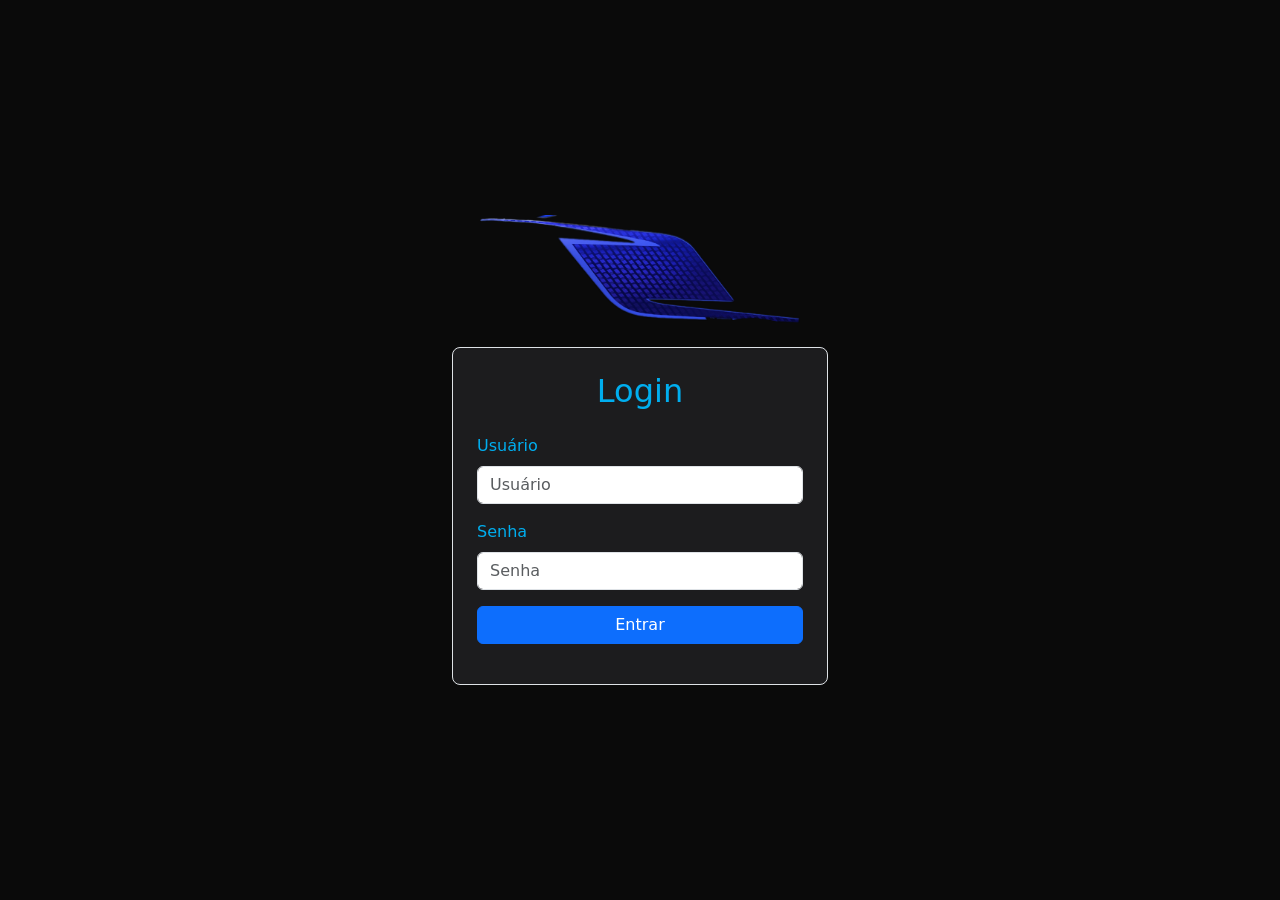
<file: index.html>
<!doctype html>
<html lang="pt-br">

<head>
    <meta charset="utf-8">
    <meta name="viewport" content="width=device-width, initial-scale=1">
    <title>Fórum Jackson Storm</title>
    <link href="https://cdn.jsdelivr.net/npm/bootstrap@5.3.3/dist/css/bootstrap.min.css" rel="stylesheet">
</head>

<body style="background-color: #0A0A0A;">

    <main class="d-flex flex-column align-items-center justify-content-center vh-100">

        <img src="assets/img/logo.png" alt="logo" class="img-fluid w-25 mb-4">

        <div class="container" style="max-width: 400px;">

            <div class="card p-4 border rounded-3"
                style="background-color: #1C1C1E; border-color: #008fef; color: #00AEEF;">

                <h2 id="titulo" class="text-center mb-4" style="color: #00AEEF;">
                    Login
                </h2>

                <form id="form-login">

                    <div class="mb-3">
                        <label for="usuario" class="form-label">Usuário</label>
                        <input type="text" id="usuario" class="form-control" placeholder="Usuário" required>
                    </div>

                    <div class="mb-3">
                        <label for="senha" class="form-label">Senha</label>
                        <input type="password" id="senha" class="form-control" placeholder="Senha" required>
                    </div>

                    <button id="button" type="submit" class="btn btn-primary w-100">
                        Entrar
                    </button>
                </form>

                <div id="mensagem" class="mt-3"></div>
            </div>

        </div>
    </main>

    <script src="scripts/login.js"></script>

</body>

</html>
</file>
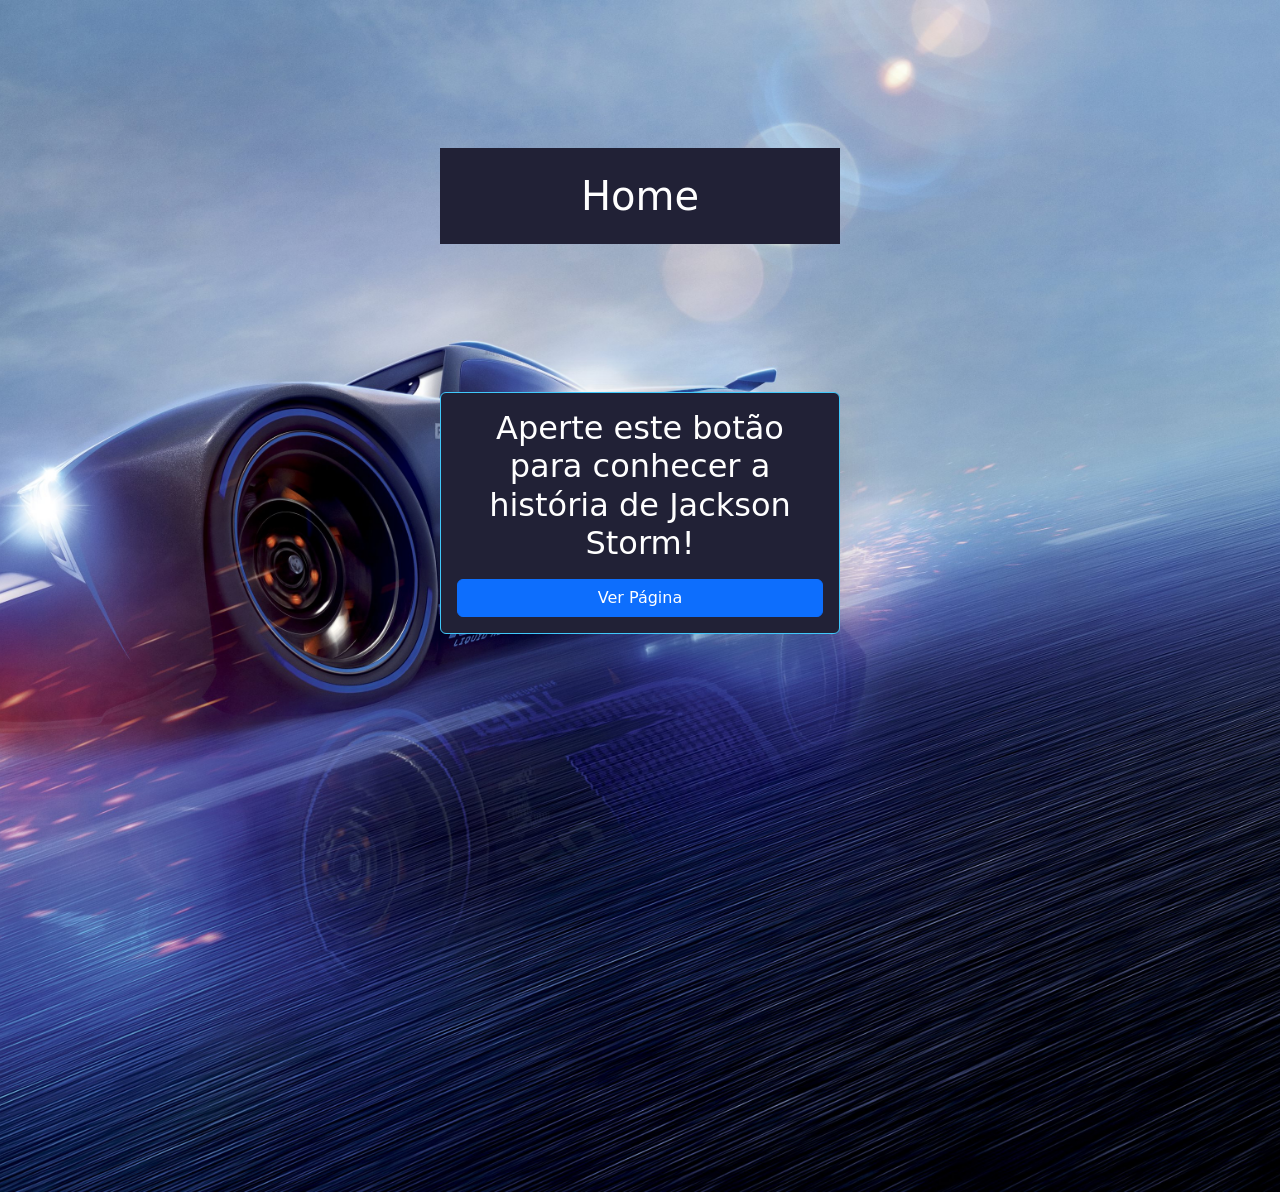
<file: home.html>
<html lang="en">
<head>
    <meta charset="UTF-8">
    <meta name="viewport" content="width=device-width, initial-scale=1.0">
    <title>Home</title>
    <link href="https://cdn.jsdelivr.net/npm/bootstrap@5.3.8/dist/css/bootstrap.min.css" rel="stylesheet" integrity="sha384-sRIl4kxILFvY47J16cr9ZwB07vP4J8+LH7qKQnuqkuIAvNWLzeN8tE5YBujZqJLB" crossorigin="anonymous">

</head>

<body class="bg-light">

    <div class="bg-image"
     style="background-image: url('assets/cars-3-jackson-storm-8k-5120x2880.jpg'); height: vh-100 ; background-size: cover; background-position: center;">


    <header>
        <nav class="p-5">
            <h1 class="text-center p-4" style="background-color: #212136; border-color: #40c8fa; color: #FFFFFF; max-width: 400px; margin: auto; margin-top: 100px;">Home</h1>
        </nav>
    </header>
    <main class="d-flex justify-content-center align-items-center vh-100">

        <div class="card shadow-lg p-3" 
        style="background-color: #212136; border-color: #40c8fa; color: #FFFFFF; max-width: 400px; margin: auto; margin-top: 100px;">

            <h2 class="text-center mb-3" id="titulo">Aperte este botão para conhecer a história de Jackson Storm!</h2>

            <button class="btn btn-primary w-100" id="btn1">Ver Página</button>

        
</div>
            </div>
        </div>
    </main>
    <footer>
    </footer>
    <script src="scripts/irphistoria.js"></script>
</body>
</file>
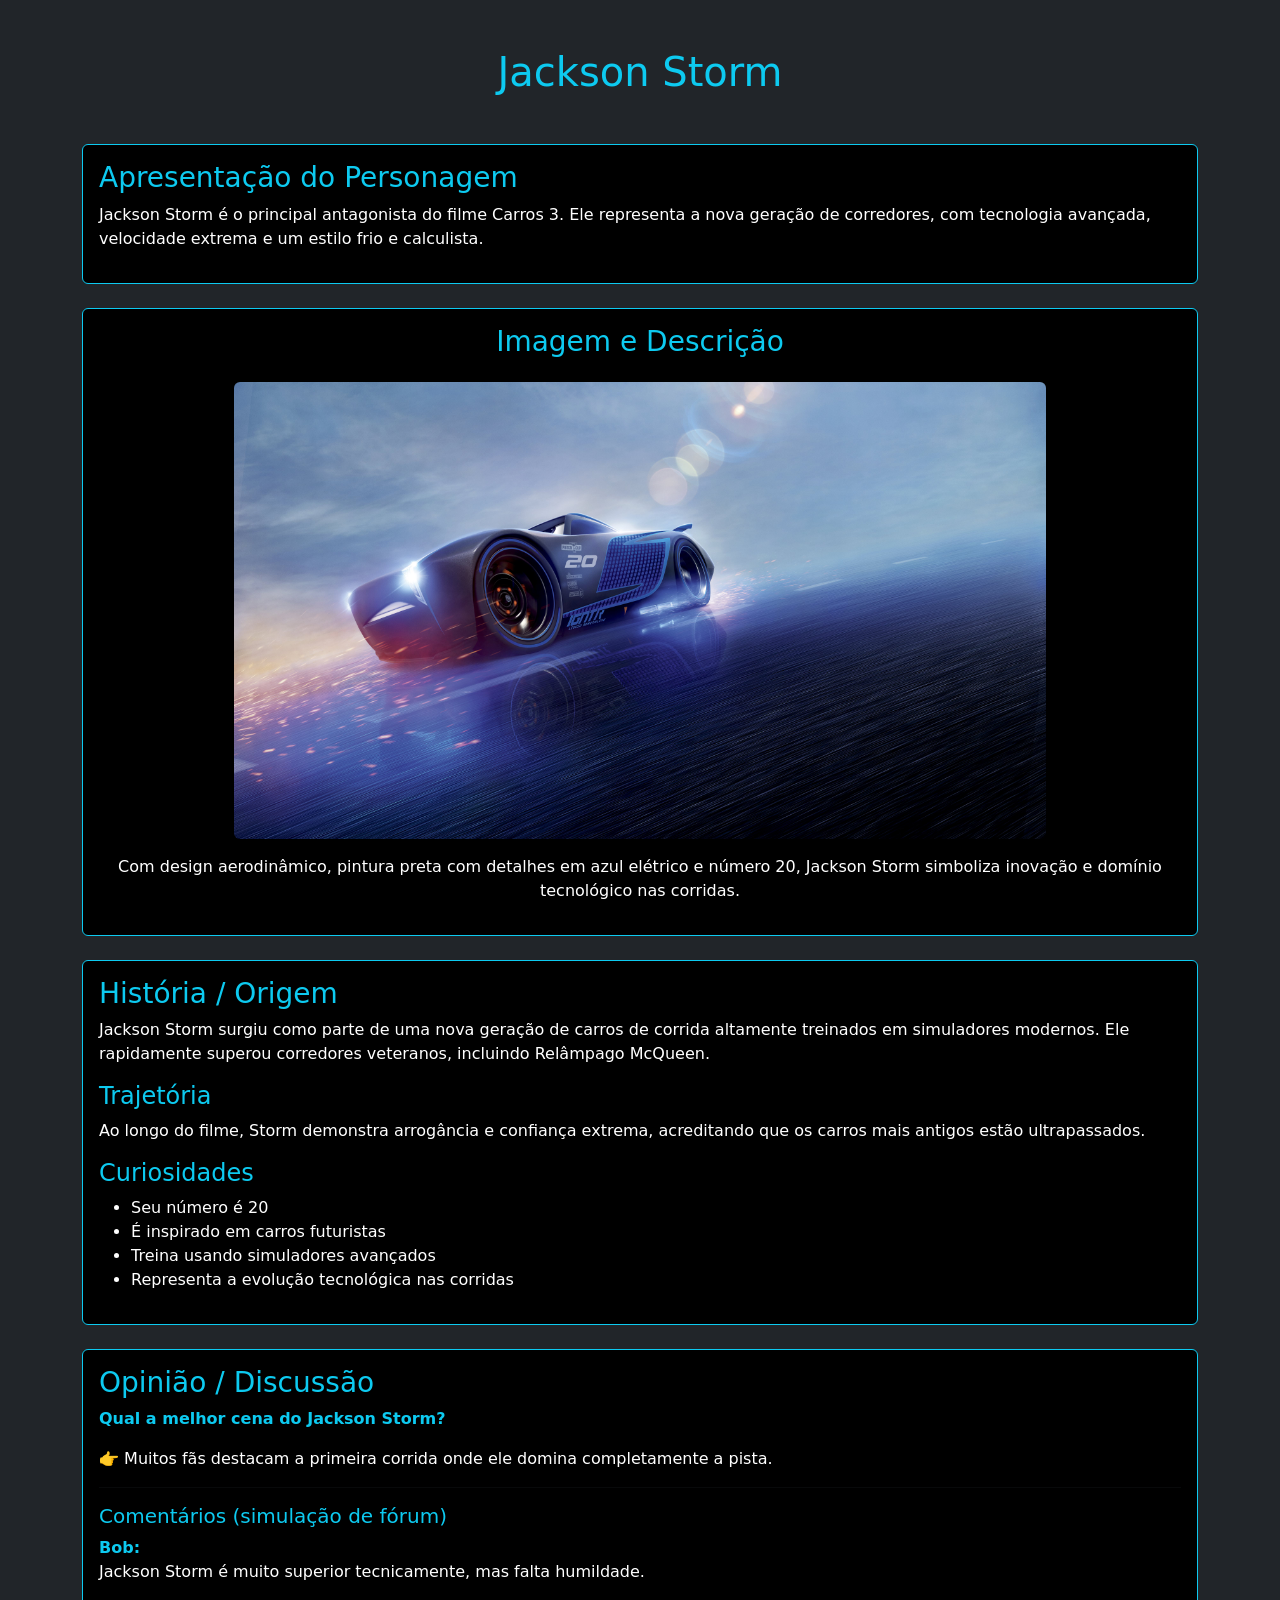
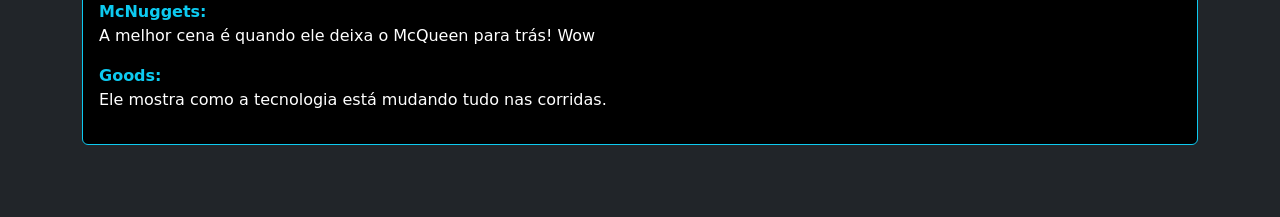
<file: public/historia.html>
<!DOCTYPE html>
<html lang="pt-br">
<head>
    <meta charset="UTF-8">
    <meta name="viewport" content="width=device-width, initial-scale=1.0">
    <title>Jackson Storm</title>
    <link href="https://cdn.jsdelivr.net/npm/bootstrap@5.3.3/dist/css/bootstrap.min.css" rel="stylesheet">
</head>

<body class="bg-dark text-white">

<div class="container py-5">

    <h1 class="text-center mb-5 text-info">Jackson Storm</h1>

    <div class="card bg-black border-info mb-4">
        <div class="card-body">
            <h3 class="text-info">Apresentação do Personagem</h3>
            <p class="text-white">
                Jackson Storm é o principal antagonista do filme Carros 3. Ele representa a nova geração
                de corredores, com tecnologia avançada, velocidade extrema e um estilo frio e calculista.
            </p>
        </div>
    </div>

    <div class="card bg-black border-info mb-4">
        <div class="card-body text-center">
            <h3 class="text-info">Imagem e Descrição</h3>
            <img src="../assets/img/fundo_jack.jpg" class="img-fluid w-75 my-3 rounded">
            <p class="text-white">
                Com design aerodinâmico, pintura preta com detalhes em azul elétrico e número 20,
                Jackson Storm simboliza inovação e domínio tecnológico nas corridas.
            </p>
        </div>
    </div>

    <div class="card bg-black border-info mb-4">
        <div class="card-body">
            <h3 class="text-info">História / Origem</h3>
            <p class="text-white">
                Jackson Storm surgiu como parte de uma nova geração de carros de corrida altamente
                treinados em simuladores modernos. Ele rapidamente superou corredores veteranos,
                incluindo Relâmpago McQueen.
            </p>

            <h4 class="mt-3 text-info">Trajetória</h4>
            <p class="text-white">
                Ao longo do filme, Storm demonstra arrogância e confiança extrema, acreditando que os
                carros mais antigos estão ultrapassados.
            </p>

            <h4 class="mt-3 text-info">Curiosidades</h4>
            <ul class="text-white">
                <li>Seu número é 20</li>
                <li>É inspirado em carros futuristas</li>
                <li>Treina usando simuladores avançados</li>
                <li>Representa a evolução tecnológica nas corridas</li>
            </ul>
        </div>
    </div>

    <div class="card bg-black border-info mb-4">
        <div class="card-body">
            <h3 class="text-info">Opinião / Discussão</h3>

            <p class="text-info"><strong>Qual a melhor cena do Jackson Storm?</strong></p>
            <p class="text-white">👉 Muitos fãs destacam a primeira corrida onde ele domina completamente a pista.</p>

            <hr>

            <h5 class="text-info">Comentários (simulação de fórum)</h5>

            <div class="mb-3 text-white">
                <strong class="text-info">Bob:</strong>
                <p class="text-white">Jackson Storm é muito superior tecnicamente, mas falta humildade.</p>
            </div>

            <div class="mb-3 text-white">
                <strong class="text-info">McNuggets:</strong>
                <p class="text-white">A melhor cena é quando ele deixa o McQueen para trás! Wow</p>
            </div>

            <div class="mb-3 text-white">
                <strong class="text-info">Goods:</strong>
                <p class="text-white">Ele mostra como a tecnologia está mudando tudo nas corridas.</p>
            </div>

        </div>
    </div>

</div>

</body>
</html>
</file>
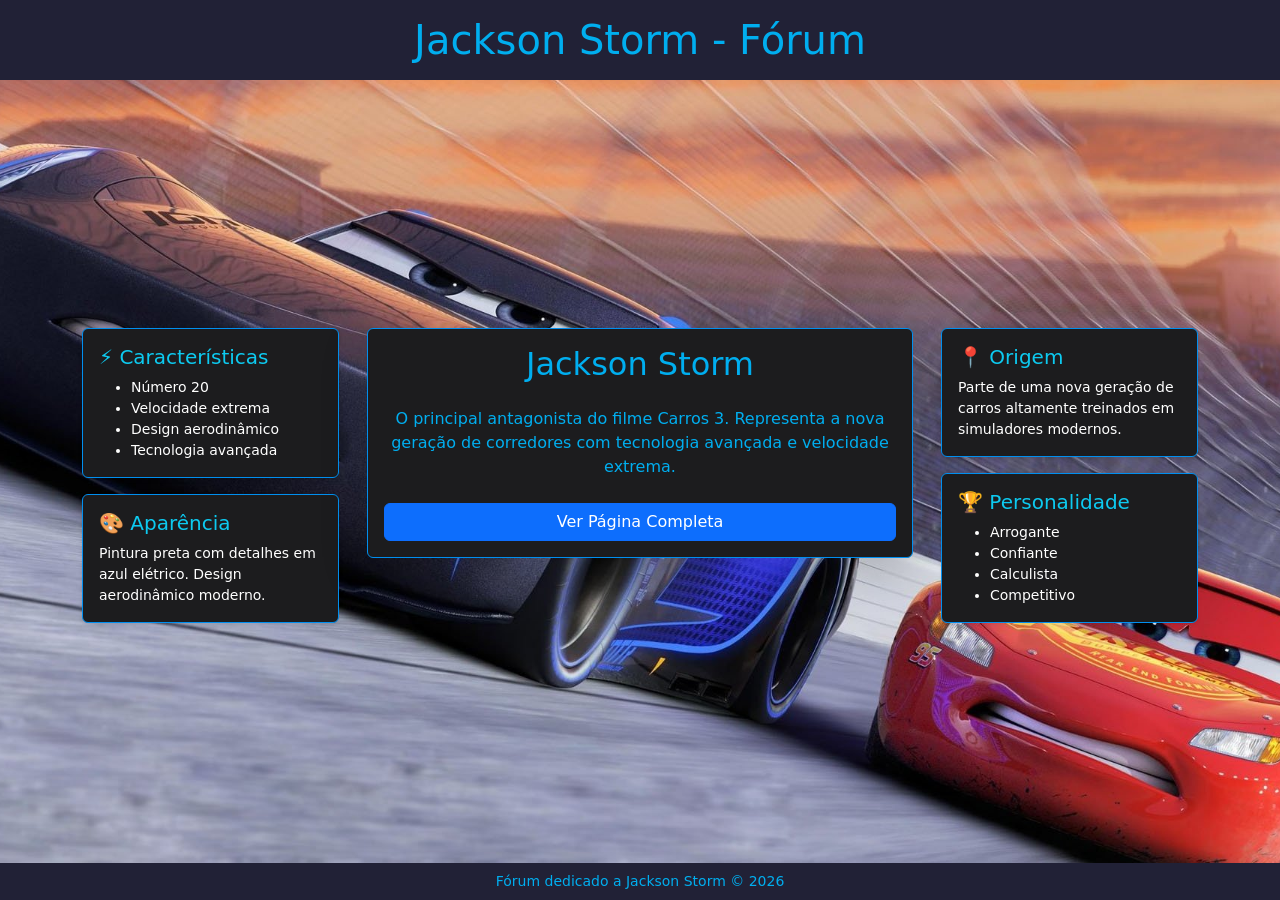
<file: public/home.html>
<html lang="en">
<head>
    <meta charset="UTF-8">
    <meta name="viewport" content="width=device-width, initial-scale=1.0">
    <title>Home</title>
    <link href="https://cdn.jsdelivr.net/npm/bootstrap@5.3.8/dist/css/bootstrap.min.css" rel="stylesheet" integrity="sha384-sRIl4kxILFvY47J16cr9ZwB07vP4J8+LH7qKQnuqkuIAvNWLzeN8tE5YBujZqJLB" crossorigin="anonymous">
    <style>
        body {
            background-image: url('../assets/img/foto_thumb.jpg');
            background-size: cover;
            background-position: center;
            background-attachment: fixed;
            min-height: 100vh;
            display: flex;
            flex-direction: column;
        }
        main {
            display: flex;
            align-items: center;
            justify-content: center;
            flex: 1;
        }
    </style>
</head>

<body>

    <header>
        <h1 class="text-center py-3" style="background-color: #212136; color: #00AEEF;">Jackson Storm - Fórum</h1>
    </header>

    <main>
        <div class="container">
            <div class="row">
                <div class="col-lg-3 pe-lg-3">
                    <div class="card shadow-sm mb-3" style="background-color: #1C1C1E; border-color: #008fef;">
                        <div class="card-body">
                            <h5 class="text-info">⚡ Características</h5>
                            <ul class="small text-white mb-0">
                                <li>Número 20</li>
                                <li>Velocidade extrema</li>
                                <li>Design aerodinâmico</li>
                                <li>Tecnologia avançada</li>
                            </ul>
                        </div>
                    </div>

                    <div class="card shadow-sm" style="background-color: #1C1C1E; border-color: #008fef;">
                        <div class="card-body">
                            <h5 class="text-info">🎨 Aparência</h5>
                            <p class="small text-white mb-0">Pintura preta com detalhes em azul elétrico. Design aerodinâmico moderno.</p>
                        </div>
                    </div>
                </div>

                <div class="col-lg-6">
                    <div class="card shadow-lg" style="background-color: #1C1C1E; border-color: #008fef; color: #00AEEF;">
                        <div class="card-body">
                            <h2 class="text-center mb-4">Jackson Storm</h2>
                            <p class="text-center mb-4">O principal antagonista do filme Carros 3. Representa a nova geração de corredores com tecnologia avançada e velocidade extrema.</p>
                            <button class="btn btn-primary w-100" id="btn1">Ver Página Completa</button>
                        </div>
                    </div>
                </div>

                <div class="col-lg-3 ps-lg-3">
                    <div class="card shadow-sm mb-3" style="background-color: #1C1C1E; border-color: #008fef;">
                        <div class="card-body">
                            <h5 class="text-info">📍 Origem</h5>
                            <p class="small text-white mb-0">Parte de uma nova geração de carros altamente treinados em simuladores modernos.</p>
                        </div>
                    </div>

                    <div class="card shadow-sm" style="background-color: #1C1C1E; border-color: #008fef;">
                        <div class="card-body">
                            <h5 class="text-info">🏆 Personalidade</h5>
                            <ul class="small text-white mb-0">
                                <li>Arrogante</li>
                                <li>Confiante</li>
                                <li>Calculista</li>
                                <li>Competitivo</li>
                            </ul>
                        </div>
                    </div>
                </div>
            </div>
        </div>
    </main>

    <footer style="background-color: #212136; color: #00AEEF;" class="text-center py-2">
        <small>Fórum dedicado a Jackson Storm © 2026</small>
    </footer>

    <script src="../scripts/script_historia.js"></script>
</body>

</html>
</file>
